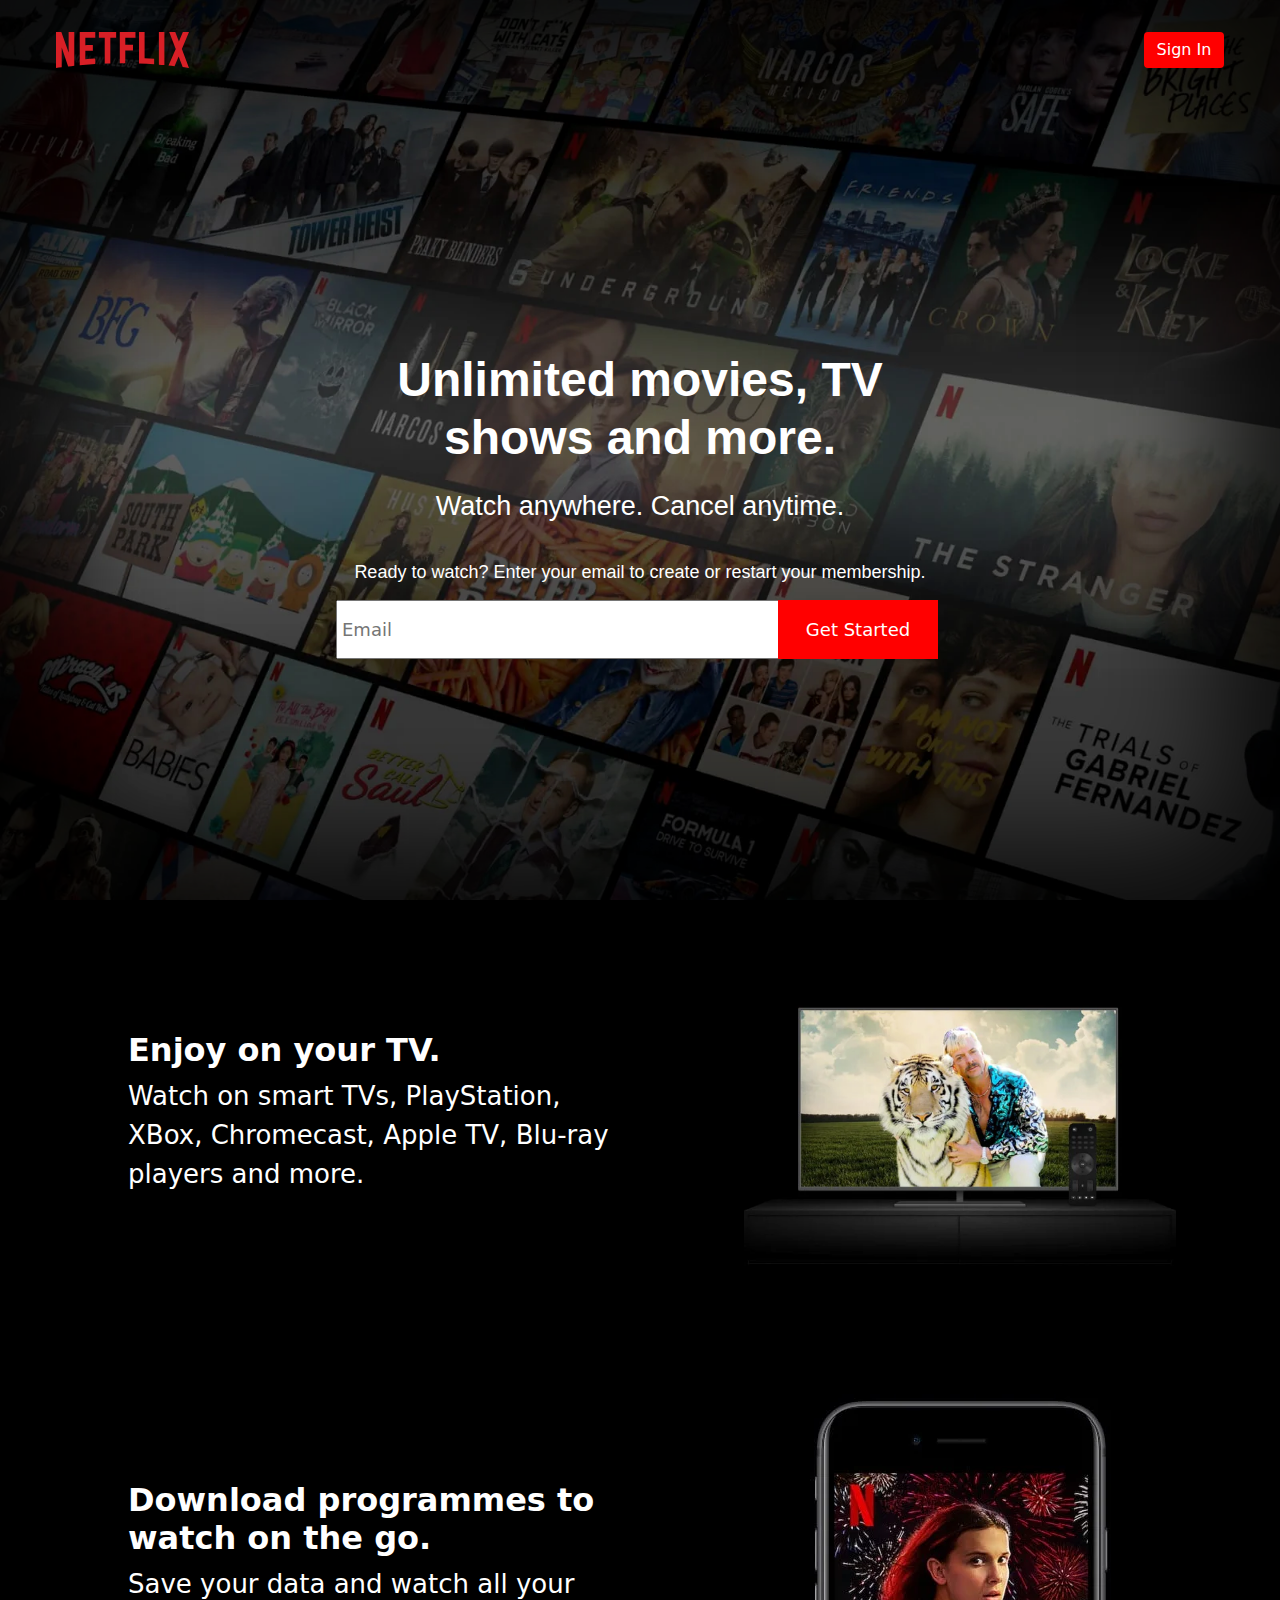
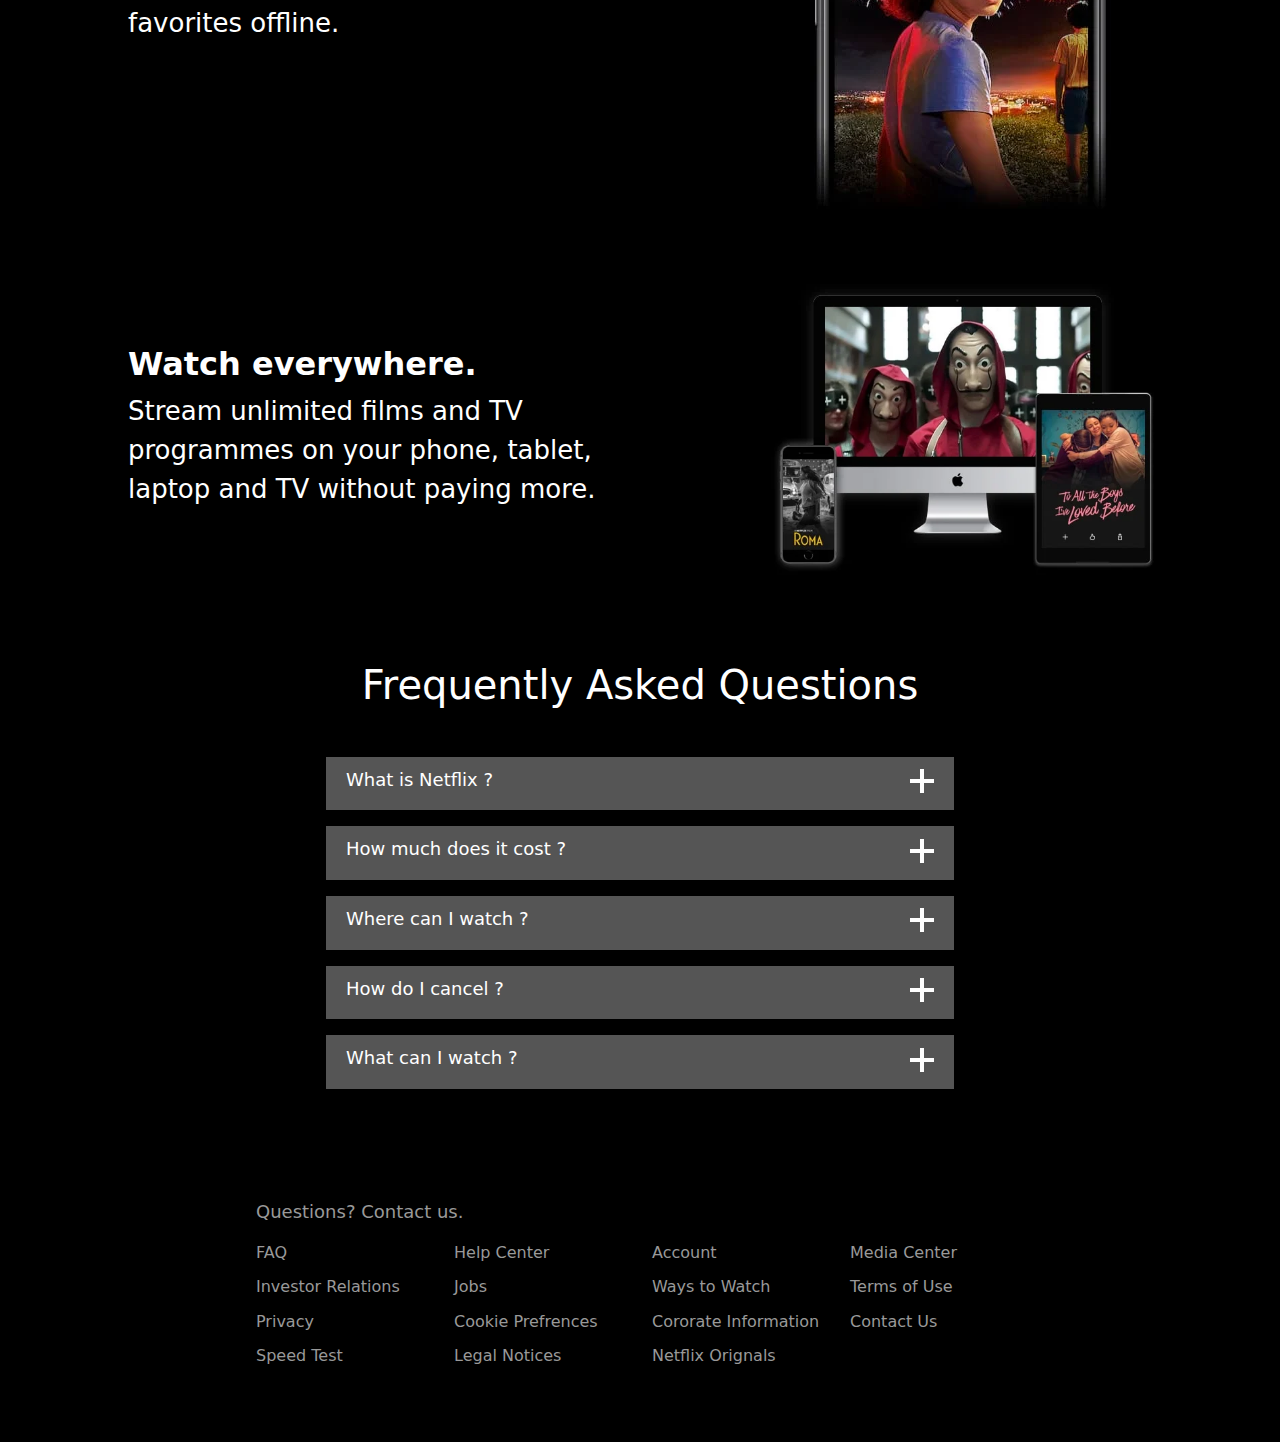
<file: index.html>
<!DOCTYPE html>
<html lang="en">

<head>
    <meta charset="UTF-8">
    <meta http-equiv="X-UA-Compatible" content="IE=edge">
    <meta name="viewport" content="width=device-width, initial-scale=1.0">
    <title>Netflix</title>

    <link rel="stylesheet" href="css/index.css">
    <link rel="stylesheet" href="bootstrap/css/bootstrap.min.css">
</head>

<body>
    <header>
        <a href="#">
            <img class="logo" src="images/misc/logo.svg" alt="NETFLIX" />
        </a>
        <button class="signin-btn" type="submit" onclick="signIn()">Sign In</button>
    </header>



    <section class="landing">
        <div class="landing-background"></div>
        <div class="overlay"></div>
        <h1 class="tagline">Unlimited movies, TV shows and more.</h1>
        <h3 class="sub-tagline">Watch anywhere. Cancel anytime.</h3>
        <h5 class="action-line">Ready to watch? Enter your email to create or restart your membership.</h5>
        <div class="optform">
            <input class="email-input" type="text" id="email" name="email" placeholder="Email" />
            <button class="get-started-btn" type="submit" onclick="signIn()">Get Started</button>
        </div>
    </section>
    <section class="jumbotron">
        <div class="row d-flex justify-content-center align-items-center">
            <div class="col-md-6 col-lg-6 content-col">
                <h1 class="heading">Enjoy on your TV.</h1>
                <p>Watch on smart TVs, PlayStation, XBox, Chromecast, Apple TV, Blu-ray players and more.</p>
            </div>
            <div class="col-md-6 col-lg-6 img-col">
                <img src="images/misc/home-tv.webp" alt="Picture of a TV" />
            </div>
        </div>
        <div class="row d-flex justify-content-center align-items-center">
            <div class="col-md-6 col-lg-6 content-col">
                <h1 class="heading">Download programmes to watch on the go.</h1>
                <p>Save your data and watch all your favorites offline.</p>
            </div>
            <div class="col-md-6 col-lg-6 img-col">
                <img src="images/misc/home-mobile.webp" alt="Picture of a Mobile" />
            </div>
        </div>
        <div class="row d-flex justify-content-center align-items-center">
            <div class="col-md-6 col-lg-6 content-col">
                <h1 class="heading">Watch everywhere.</h1>
                <p>Stream unlimited films and TV programmes on your phone, tablet, laptop and TV without paying more.</p>
            </div>
            <div class="col-md-6 col-lg-6 img-col">
                <img src="images/misc/home-imac.webp" alt="Picture of a TV" />
            </div>
        </div>
    </section>
    <section class="FAQ">
        <div class="faq-wrapper row d-flex justify-content-center align-items-center">
            <div class="faq-container col-lg-6 col-md-8 col-sm-10">
                <h1>Frequently Asked Questions</h1>
                <div class="faq-accordion" id="faq-fill">
                </div>
            </div>
        </div>
    </section>
    <footer>
        <div class="row">
            <h4>Questions? Contact us.</h4>
            <div class="col-lg-3 col-md-6 col-sm-9 col-xs-12">
                <div class="footer-item">FAQ</div>
                <div class="footer-item">Investor Relations</div>
                <div class="footer-item">Privacy</div>
                <div class="footer-item">Speed Test</div>
            </div>
            <div class="col-lg-3 col-md-6 col-sm-9 col-xs-12">
                <div class="footer-item">Help Center</div>
                <div class="footer-item">Jobs</div>
                <div class="footer-item">Cookie Prefrences</div>
                <div class="footer-item">Legal Notices</div>
            </div>
            <div class="col-lg-3 col-md-6 col-sm-9 col-xs-12">
                <div class="footer-item">Account</div>
                <div class="footer-item">Ways to Watch</div>
                <div class="footer-item">Cororate Information</div>
                <div class="footer-item">Netflix Orignals</div>
            </div>
            <div class="col-lg-3 col-md-6 col-sm-9 col-xs-12">
                <div class="footer-item">Media Center</div>
                <div class="footer-item">Terms of Use</div>
                <div class="footer-item">Contact Us</div>
            </div>
        </div>
    </footer>
</body>

<script src="js/index.js"></script>
<script src="bootstrap/js/bootstrap.min.js"></script>

</html>
</file>
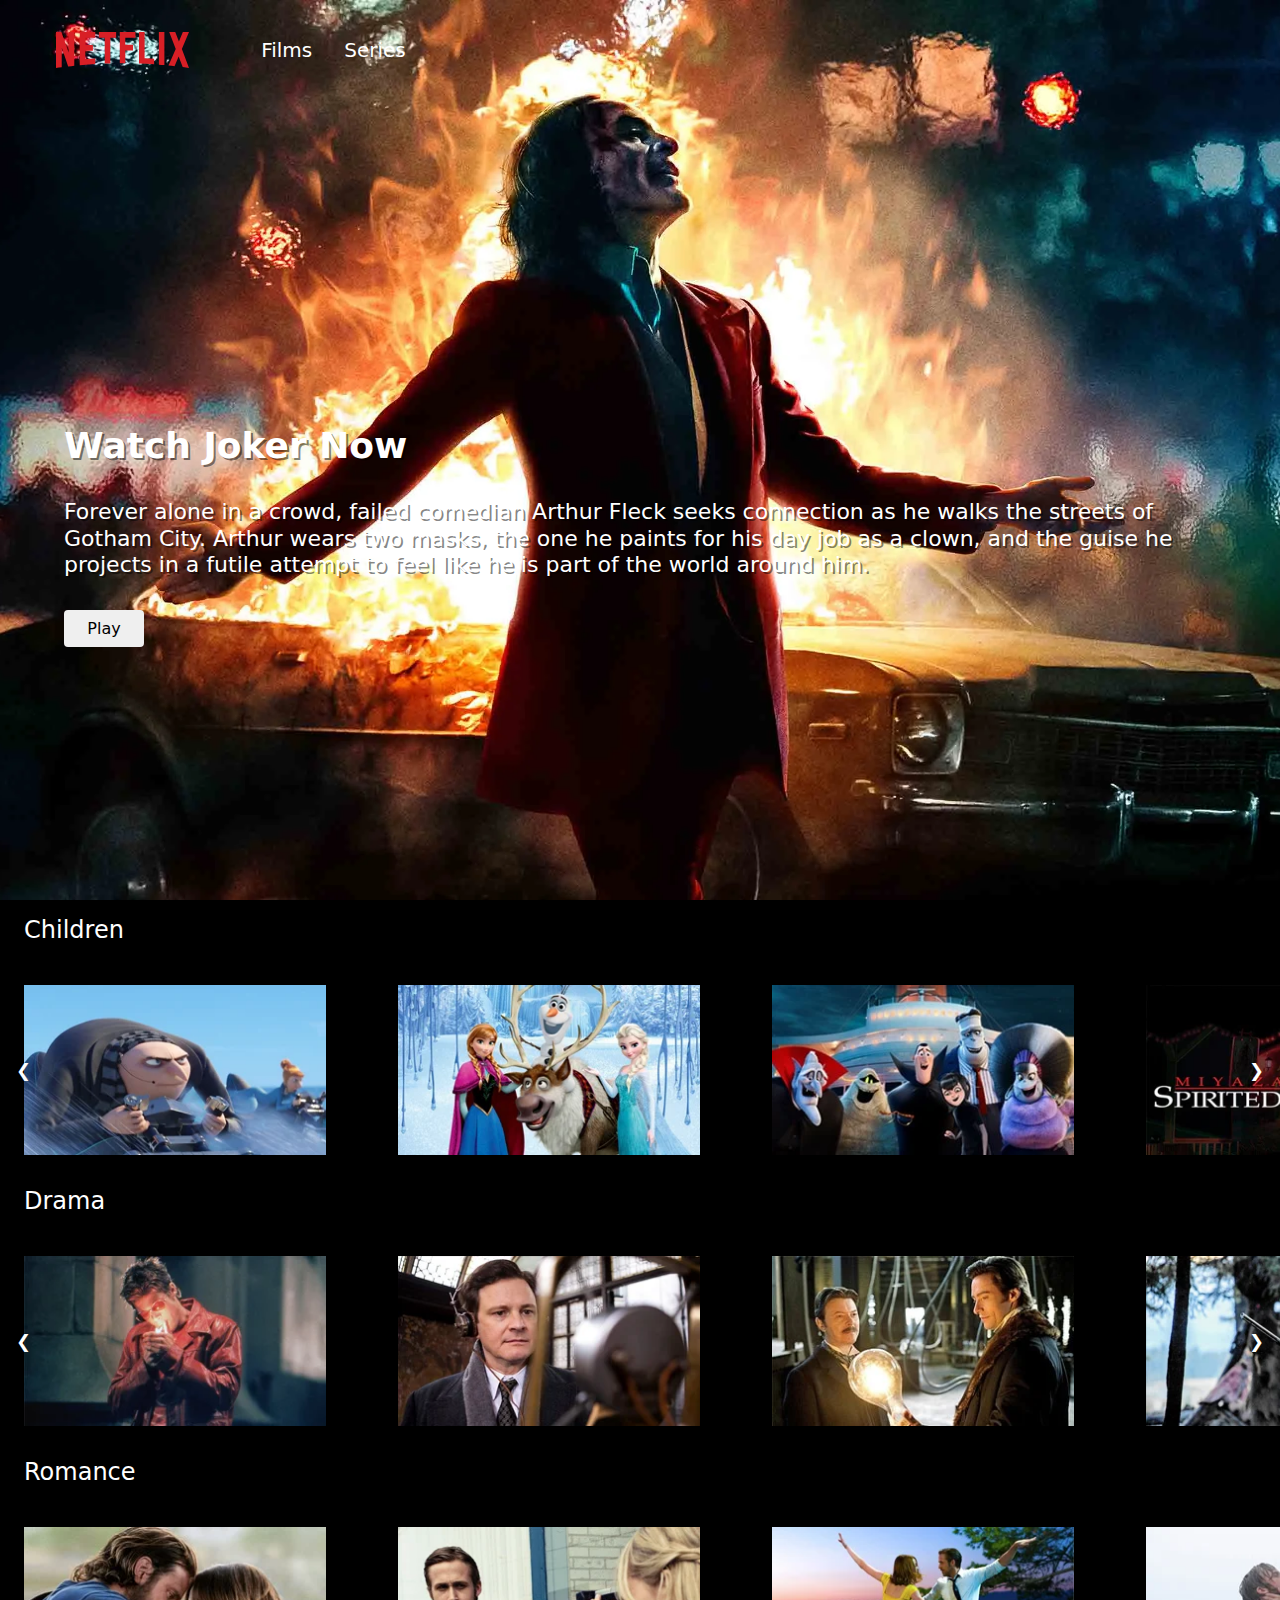
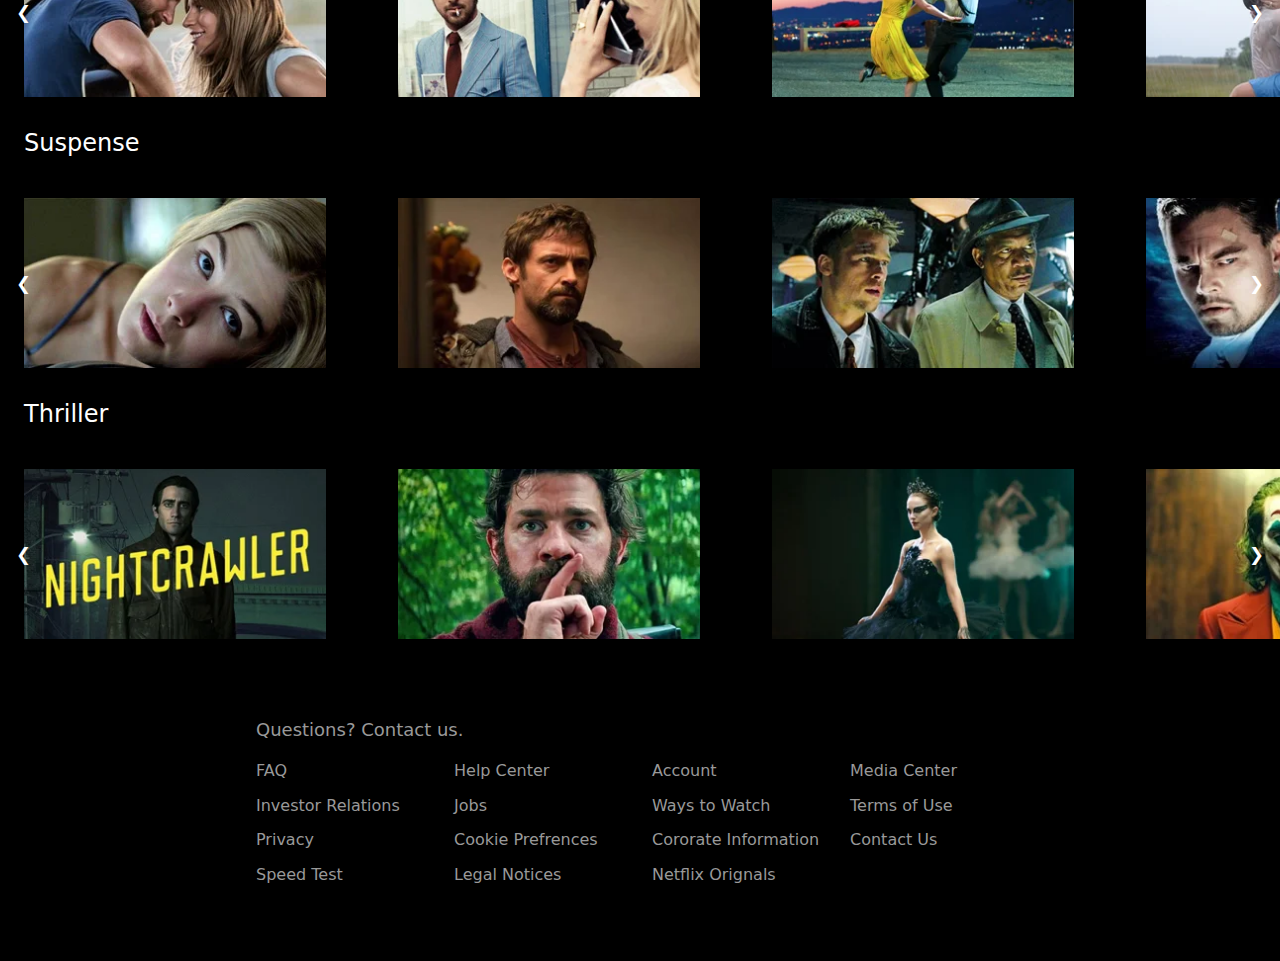
<file: pages/homescreen.html>
<!DOCTYPE html>
<html lang="en">

<head>
    <meta charset="UTF-8">
    <meta http-equiv="X-UA-Compatible" content="IE=edge">
    <meta name="viewport" content="width=device-width, initial-scale=1.0">
    <title>Netflix</title>

    <link rel="stylesheet" href="../bootstrap/css/bootstrap.min.css">
    <link rel="stylesheet" href="../css/homescreen.css">

</head>

<body>
    <header>
        <a href="#">
            <img class="logo" src="../images/misc/logo.svg" alt="NETFLIX" />
        </a>
        <a class="navigation" onclick="changeContent(event)">
            <h2 class="type">Films</h2>
        </a>
        <a class="navigation" onclick="changeContent(event)">
            <h2 class="type">Series</h2>
        </a>
    </header>
    <section class="focus">
        <div class="background"></div>
        <div class="content">
            <h1 class="header">Watch Joker Now</h1>
            <h4 class="header-summary">Forever alone in a crowd, failed comedian Arthur Fleck seeks connection as he walks the streets of Gotham City. Arthur wears two masks, the one he paints for his day job as a clown, and the guise he projects in a futile attempt to feel like
                he is part of the world around him.</h4>
            <button class="play" onclick="showVideo()">Play</button>
        </div>
    </section>
    <section class="films">
        <div id="slider-wrapper-films">

        </div>
    </section>
    <section class="series">
        <div id="slider-wrapper-series">
        </div>
    </section>
    <footer>
        <div class="row">
            <h4>Questions? Contact us.</h4>
            <div class="col-lg-3 col-md-6 col-sm-9 col-xs-12">
                <div class="footer-item">FAQ</div>
                <div class="footer-item">Investor Relations</div>
                <div class="footer-item">Privacy</div>
                <div class="footer-item">Speed Test</div>
            </div>
            <div class="col-lg-3 col-md-6 col-sm-9 col-xs-12">
                <div class="footer-item">Help Center</div>
                <div class="footer-item">Jobs</div>
                <div class="footer-item">Cookie Prefrences</div>
                <div class="footer-item">Legal Notices</div>
            </div>
            <div class="col-lg-3 col-md-6 col-sm-9 col-xs-12">
                <div class="footer-item">Account</div>
                <div class="footer-item">Ways to Watch</div>
                <div class="footer-item">Cororate Information</div>
                <div class="footer-item">Netflix Orignals</div>
            </div>
            <div class="col-lg-3 col-md-6 col-sm-9 col-xs-12">
                <div class="footer-item">Media Center</div>
                <div class="footer-item">Terms of Use</div>
                <div class="footer-item">Contact Us</div>
            </div>
        </div>
    </footer>
</body>
<script src="../bootstrap/js/bootstrap.min.js"></script>
<script src="../js/homescreen.js"></script>

</html>
</file>
<file: css/index.css>
* {
    margin: 0;
    padding: 0;
}

body {
    background-color: black !important;
    overflow-x: hidden;
}

header {
    background-color: transparent;
    display: flex;
    justify-content: space-between;
    align-items: center;
}

header .logo {
    height: 36px;
    margin: 2rem 3.5rem;
}

header .signin-btn {
    width: 80px;
    height: 36px;
    color: white;
    font-size: 16px;
    font-weight: 400;
    background-color: red;
    margin: 2rem 3.5rem;
    border: none;
    border-radius: 4px;
}

@media screen and (max-width: 447px) {
    header .logo {
        height: 28px;
        margin: 1.5rem;
    }
    header .signin-btn {
        width: 72px;
        height: 28px;
        font-size: 14px;
        margin: 1.5rem;
    }
}

section.landing {
    display: flex;
    justify-content: center;
    align-items: center;
    flex-direction: column;
    height: 90vh;
    width: 100%;
}

section .landing-background {
    background-image: url('../images/misc/home-bg.webp');
    background-size: cover;
    background-repeat: no-repeat;
    background-clip: border-box;
    position: absolute;
    top: 0;
    z-index: -2;
    height: 100vh;
    width: 100%;
}

section.landing .overlay {
    position: absolute;
    top: 0%;
    left: 0%;
    width: 100%;
    height: 100%;
    box-shadow: inset 0px 0px 120px 60px rgba(0, 0, 0, 0.8);
    z-index: -2;
}

section.landing .tagline {
    font-family: sans-serif;
    font-size: 48px;
    font-weight: bold;
    color: white;
    max-width: 40%;
    text-align: center;
    margin-bottom: 1.5rem;
}

section.landing .sub-tagline {
    font-family: sans-serif;
    font-size: 27px;
    font-weight: normal;
    color: white;
    max-width: 50%;
    text-align: center;
    margin-bottom: 1.5rem;
}

section.landing .action-line {
    font-family: sans-serif;
    font-size: 18px;
    font-weight: normal;
    color: white;
    max-width: 50%;
    text-align: center;
    margin-bottom: 1rem;
    margin-top: 1rem;
}

section.landing .optform {
    width: 50%;
    display: flex;
    justify-content: center;
    align-items: center;
    /* margin-top: 1.5rem; */
}

section.landing .email-input {
    width: 70%;
    padding: 14px 4px;
    font-size: 18px;
}

section.landing .get-started-btn {
    width: 25%;
    padding: 16px;
    font-size: 18px;
    color: white;
    background-color: red;
    border: none;
    transform: translateX(-6px);
}

@media screen and (max-width: 447px) {
    section.landing .overlay {
        box-shadow: inset 0px 0px 120px 10px rgba(0, 0, 0, 0.8);
    }
    section.landing .tagline {
        font-size: 28px;
        max-width: 100%;
        padding: 0;
    }
    section.landing .sub-tagline {
        font-size: 20px;
        max-width: 100%;
        padding: 0;
    }
    section.landing .action-line {
        font-size: 18px;
        max-width: 80%;
    }
    section.landing .optform {
        width: 100%;
        padding: 0 10%;
        flex-direction: column;
    }
    section.landing .optform .get-started-btn {
        width: auto;
        margin: 0.75rem;
        padding: 12px;
    }
}

section.jumbotron {
    position: relative;
    max-width: 100vw;
    color: white;
}

section.jumbotron .row {
    margin: 4rem 0;
}

section.jumbotron .content-col {
    padding-left: 10%;
}

section.jumbotron h1.heading {
    font-size: 32px;
    font-weight: bold;
}

section.jumbotron p {
    font-size: 26px;
}

section.jumbotron .img-col img {
    display: block;
    max-width: 70%;
    margin: 0 auto;
}

@media screen and (max-width: 447px) {
    section.jumbotron .content-col {
        margin: 0 auto;
    }
    section.jumbotron h1.heading {
        font-size: 24px;
    }
    section.jumbotron p {
        font-size: 18px;
    }
}

section.FAQ {
    color: white;
    text-align: center;
}

section.FAQ .faq-wrapper .faq-container .faq-accordion {
    margin: 3rem 0;
    cursor: pointer;
}

section.FAQ .faq-wrapper .faq-container .faq-accordion .acc-item {
    max-width: 100%;
    background-color: #555;
    color: white;
    display: flex;
    justify-content: space-between;
    padding: 0.75rem 1.25rem;
    margin: 1rem 0 0 0;
}

section.FAQ .faq-wrapper .faq-container .faq-accordion .acc-item .title {
    font-size: 18px;
}

section.FAQ .faq-wrapper .faq-container .faq-accordion .acc-item .icon {
    filter: invert(1);
}

section.FAQ .faq-wrapper .faq-container .faq-accordion .acc-item .icon img {
    height: 24px;
    width: 24px;
}

section.FAQ .faq-wrapper .faq-container .faq-accordion .acc-panel {
    text-align: left;
    padding: 0 1.25rem;
    max-height: 0px;
    overflow: hidden;
    background-color: #444;
    transition: max-height 0.2s ease-out;
}

footer {
    padding: 4rem 20%;
    color: #999;
    font-size: 16px;
}

footer h4 {
    font-size: 18px;
}

footer .footer-item {
    margin: 0.65rem 0;
}

.form-wrapper {
    background-color: rgba(0, 0, 0, 0.6);
    padding: 2rem 1.25rem;
    color: white;
    display: flex;
    flex-direction: column;
    width: 30%;
}

.form-wrapper h1 {
    margin-bottom: 2rem;
}

.form-wrapper input {
    width: 100%;
    padding: 0.75rem 1rem;
    margin: 1rem 0;
    background-color: rgba(255, 255, 255, 0.2);
    color: white;
    border: none;
    outline: none;
    border-radius: 4px;
}

.form-wrapper button {
    width: 100%;
    padding: 0.75rem 1rem;
    margin: 1.25rem 0;
    background-color: red;
    color: white;
    border: none;
    outline: none;
}

.form-wrapper h4 {
    color: rgba(255, 255, 255, 0.6);
    font-size: 16px;
}

.form-wrapper h4 a {
    color: rgba(255, 255, 255, 1);
    text-decoration: none;
}

@media screen and (max-width: 447px) {
    .form-wrapper {
        width: 90%;
    }
}

@media screen and (max-width: 772px) {
    .form-wrapper {
        width: 75%;
    }
}
</file>
<file: css/homescreen.css>
* {
    margin: 0;
    padding: 0;
}

a {
    text-decoration: none;
}

body {
    background-color: black;
    overflow-x: hidden;
}

header {
    background-color: transparent;
    display: flex;
    align-items: center;
    position: absolute;
    top: 0;
}

header .logo {
    height: 36px;
    margin: 2rem 3.5rem;
}

header h2.type {
    font-size: 20px;
    color: white;
    margin: 0 1rem;
}

@media screen and (max-width: 447px) {
    header .logo {
        height: 28px;
        margin: 1.5rem;
    }
    header h2.type {
        font-size: 16px;
    }
}

section.focus .background {
    background-image: url('../images/misc/joker1.webp');
    background-size: cover;
    background-position: center;
    background-repeat: no-repeat;
    background-clip: border-box;
    z-index: -2;
    height: 100vh;
    width: 100%;
}

section.focus .content {
    position: absolute;
    top: 40%;
    padding: 5%;
}

section.focus .content h1.header {
    color: white;
    font-size: 36px;
    font-weight: bold;
    text-shadow: 2px 2px #00000077;
}

section.focus .content h4.header-summary {
    color: white;
    font-size: 22px;
    margin: 2rem 0;
    text-shadow: 2px 2px #00000077;
}

section.films {
    display: block;
}

section.series {
    display: none;
}

.play {
    color: black;
    width: 5rem;
    padding: 0.40rem;
    border: none;
    border-radius: 4px;
    transition: all 0.4s;
}

.play:hover {
    background-color: red;
    color: white;
}

.slider-wrapper {
    position: relative;
}

h2.slider-header {
    font-size: 24px;
    padding: 1rem 1.5rem;
    color: white;
}

h2.slider-header::first-letter {
    text-transform: capitalize;
}

.slider-container {
    position: relative;
    scroll-behavior: smooth;
}

.slider {
    overflow-x: auto;
    overflow-y: hidden;
    -ms-overflow-style: none;
    scrollbar-width: none;
    max-height: 320px;
    position: relative;
    scroll-behavior: smooth;
}

.slider::-webkit-scrollbar {
    display: none;
}

.scroll-left,
.scroll-right {
    cursor: pointer;
    position: absolute;
    top: 60%;
    width: auto;
    margin-top: -22px;
    padding: 16px;
    color: white;
    font-weight: bold;
    font-size: 18px;
    transition: 0.6s ease;
    border-radius: 0 3px 3px 0;
    user-select: none;
    z-index: 10;
}

.scroll-left {
    left: 0;
    border-radius: 3px 0 0 3px;
}

.scroll-right {
    right: 0;
    border-radius: 3px 0 0 3px;
}

.scroll-left:hover,
.scroll-right:hover {
    background-color: rgba(0, 0, 0, 0.8);
}

.slider-item {
    margin: 1rem 1.5rem;
    transition: transform 0.3s;
}

.slider-item img {
    width: 100%;
}

.slider-item:hover {
    transform: scale(1.1);
}

.slider-item:hover>img {
    border: 2px solid white;
}

.full-view {
    width: 100%;
    display: block;
    position: relative;
    margin: 1rem 0;
}

.full-view img {
    width: 100%;
    z-index: -1;
}

.full-view .content {
    position: absolute;
    top: 20%;
    padding: 0 4rem;
    max-width: 40%;
}

.full-view .content h1 {
    font-size: 28px;
    font-weight: bold;
    margin-bottom: 2rem;
    color: white;
}

.full-view .content h4 {
    font-size: 20px;
    margin-bottom: 2rem;
    color: white;
}

.close-full-view {
    position: absolute;
    top: 10px;
    right: 10px;
}

.close-full-view img {
    width: 24px;
    height: 24px;
}

footer {
    padding: 4rem 20%;
    color: #999;
    font-size: 16px;
}

footer h4 {
    font-size: 18px;
}

footer .footer-item {
    margin: 0.65rem 0;
}

.overlay {
    display: flex;
    flex-direction: column;
    justify-content: center;
    position: fixed;
    top: 0;
    left: 0;
    width: 100%;
    height: 100%;
    background: rgba(0, 0, 0, .8);
    z-index: 20;
}

.video-player {
    position: relative;
    width: 100%;
    max-width: 800px;
    margin: auto;
}
</file>
